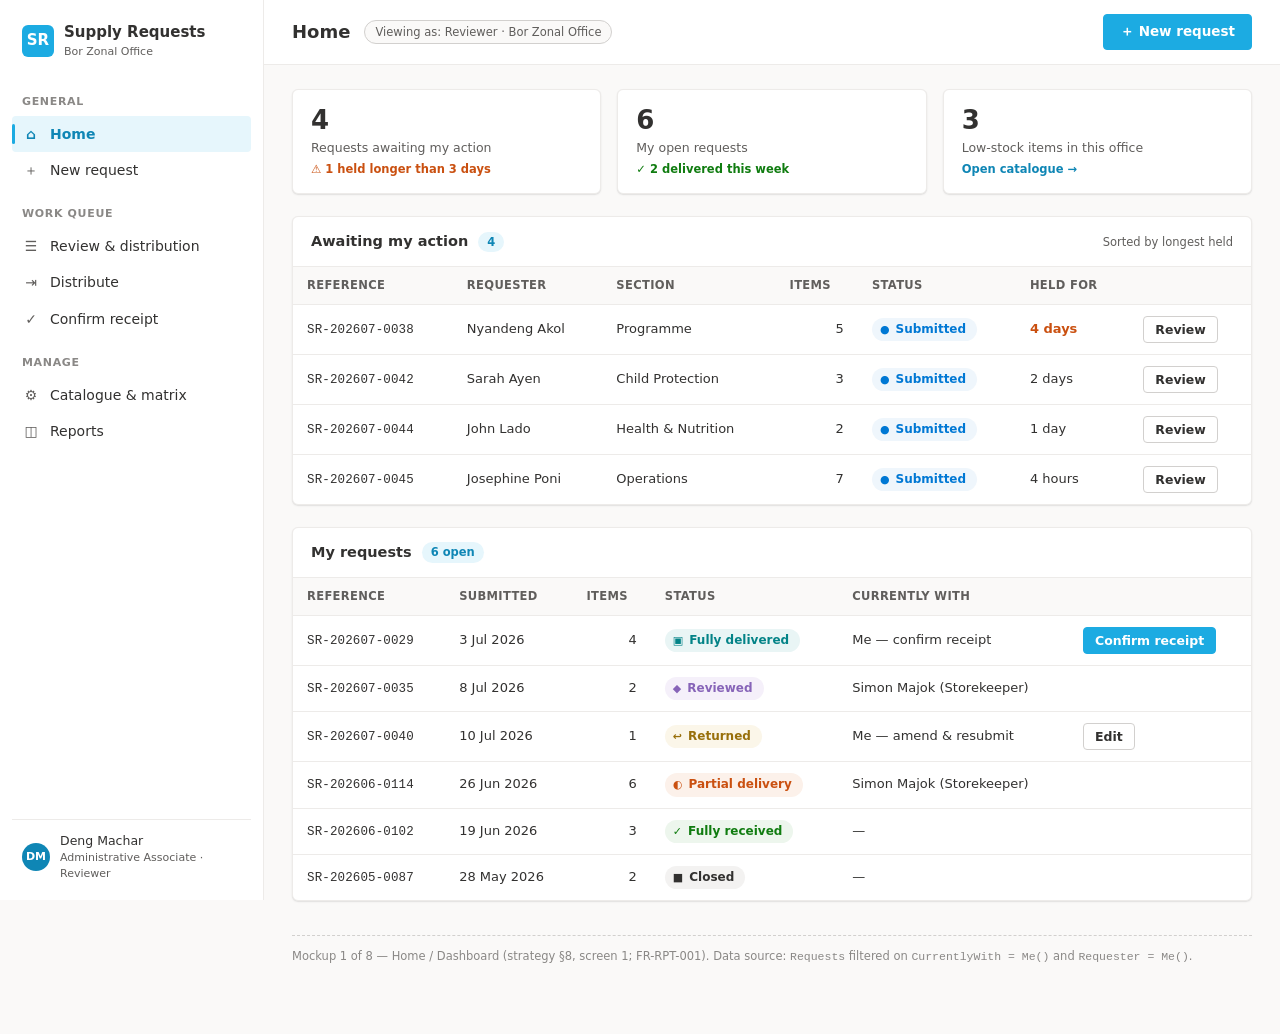
<file: index.html>
<!DOCTYPE html>
<html lang="en">
<head>
<meta charset="UTF-8">
<meta name="viewport" content="width=device-width, initial-scale=1">
<title>Home — Supply Requests</title>
<link rel="stylesheet" href="styles.css">
</head>
<body>
<div class="shell">

  <aside class="nav" aria-label="Main navigation">
    <div class="brand">
      <div class="brand-mark" aria-hidden="true">SR</div>
      <div class="brand-name">Supply Requests<small>Bor Zonal Office</small></div>
    </div>
    <div class="nav-group">
      <div class="nav-label">General</div>
      <a class="item" href="index.html" aria-current="page"><span class="glyph">⌂</span> Home</a>
      <a class="item" href="new-request.html"><span class="glyph">＋</span> New request</a>
    </div>
    <div class="nav-group">
      <div class="nav-label">Work queue</div>
      <a class="item" href="review.html"><span class="glyph">☰</span> Review &amp; distribution</a>
      <a class="item" href="distribute.html"><span class="glyph">⇥</span> Distribute</a>
      <a class="item" href="receipt.html"><span class="glyph">✓</span> Confirm receipt</a>
    </div>
    <div class="nav-group">
      <div class="nav-label">Manage</div>
      <a class="item" href="admin.html"><span class="glyph">⚙</span> Catalogue &amp; matrix</a>
      <a class="item" href="reports.html"><span class="glyph">◫</span> Reports</a>
    </div>
    <div class="nav-user">
      <div class="avatar" aria-hidden="true">DM</div>
      <div class="who">Deng Machar<small>Administrative Associate · Reviewer</small></div>
    </div>
  </aside>

  <main class="main">
    <div class="topbar">
      <h1>Home</h1>
      <span class="persona">Viewing as: Reviewer · Bor Zonal Office</span>
      <span class="spacer"></span>
      <a class="btn btn-primary" href="new-request.html">＋ New request</a>
    </div>

    <div class="content">

      <!-- Role tiles -->
      <div class="grid-3" style="margin-bottom:22px">
        <div class="card tile">
          <span class="t-num">4</span>
          <span class="t-cap">Requests awaiting my action</span>
          <span class="t-flag" style="color:var(--st-partial)">⚠ 1 held longer than 3 days</span>
        </div>
        <div class="card tile">
          <span class="t-num">6</span>
          <span class="t-cap">My open requests</span>
          <span class="t-flag" style="color:var(--st-received)">✓ 2 delivered this week</span>
        </div>
        <div class="card tile">
          <span class="t-num">3</span>
          <span class="t-cap">Low-stock items in this office</span>
          <span class="t-flag"><a href="admin.html">Open catalogue →</a></span>
        </div>
      </div>

      <!-- Awaiting my action -->
      <section class="card" style="margin-bottom:22px">
        <div class="card-head">
          <h2>Awaiting my action</h2>
          <span class="count">4</span>
          <span class="spacer" style="flex:1"></span>
          <span style="font-size:11.5px;color:var(--ink-2)">Sorted by longest held</span>
        </div>
        <div class="card-body flush" style="overflow-x:auto">
          <table class="table">
            <thead>
              <tr>
                <th>Reference</th><th>Requester</th><th>Section</th><th>Items</th>
                <th>Status</th><th>Held for</th><th></th>
              </tr>
            </thead>
            <tbody>
              <tr class="row-link">
                <td><a class="ref" href="request-detail.html">SR-202607-0038</a></td>
                <td>Nyandeng Akol</td><td>Programme</td><td class="num">5</td>
                <td><span class="badge b-submitted"><span class="i">●</span> Submitted</span></td>
                <td style="color:var(--st-partial);font-weight:600">4 days</td>
                <td><a class="btn btn-sm" href="review.html">Review</a></td>
              </tr>
              <tr class="row-link">
                <td><a class="ref" href="request-detail.html">SR-202607-0042</a></td>
                <td>Sarah Ayen</td><td>Child Protection</td><td class="num">3</td>
                <td><span class="badge b-submitted"><span class="i">●</span> Submitted</span></td>
                <td>2 days</td>
                <td><a class="btn btn-sm" href="review.html">Review</a></td>
              </tr>
              <tr class="row-link">
                <td><a class="ref" href="request-detail.html">SR-202607-0044</a></td>
                <td>John Lado</td><td>Health &amp; Nutrition</td><td class="num">2</td>
                <td><span class="badge b-submitted"><span class="i">●</span> Submitted</span></td>
                <td>1 day</td>
                <td><a class="btn btn-sm" href="review.html">Review</a></td>
              </tr>
              <tr class="row-link">
                <td><a class="ref" href="request-detail.html">SR-202607-0045</a></td>
                <td>Josephine Poni</td><td>Operations</td><td class="num">7</td>
                <td><span class="badge b-submitted"><span class="i">●</span> Submitted</span></td>
                <td>4 hours</td>
                <td><a class="btn btn-sm" href="review.html">Review</a></td>
              </tr>
            </tbody>
          </table>
        </div>
      </section>

      <!-- My requests -->
      <section class="card">
        <div class="card-head">
          <h2>My requests</h2>
          <span class="count">6 open</span>
        </div>
        <div class="card-body flush" style="overflow-x:auto">
          <table class="table">
            <thead>
              <tr>
                <th>Reference</th><th>Submitted</th><th>Items</th>
                <th>Status</th><th>Currently with</th><th></th>
              </tr>
            </thead>
            <tbody>
              <tr class="row-link">
                <td><a class="ref" href="request-detail.html">SR-202607-0029</a></td>
                <td>3 Jul 2026</td><td class="num">4</td>
                <td><span class="badge b-delivered"><span class="i">▣</span> Fully delivered</span></td>
                <td>Me — confirm receipt</td>
                <td><a class="btn btn-sm btn-primary" href="receipt.html">Confirm receipt</a></td>
              </tr>
              <tr class="row-link">
                <td><a class="ref" href="request-detail.html">SR-202607-0035</a></td>
                <td>8 Jul 2026</td><td class="num">2</td>
                <td><span class="badge b-reviewed"><span class="i">◆</span> Reviewed</span></td>
                <td>Simon Majok (Storekeeper)</td>
                <td></td>
              </tr>
              <tr class="row-link">
                <td><a class="ref" href="request-detail.html">SR-202607-0040</a></td>
                <td>10 Jul 2026</td><td class="num">1</td>
                <td><span class="badge b-returned"><span class="i">↩</span> Returned</span></td>
                <td>Me — amend &amp; resubmit</td>
                <td><a class="btn btn-sm" href="new-request.html">Edit</a></td>
              </tr>
              <tr class="row-link">
                <td><a class="ref" href="request-detail.html">SR-202606-0114</a></td>
                <td>26 Jun 2026</td><td class="num">6</td>
                <td><span class="badge b-partial"><span class="i">◐</span> Partial delivery</span></td>
                <td>Simon Majok (Storekeeper)</td>
                <td></td>
              </tr>
              <tr class="row-link">
                <td><a class="ref" href="request-detail.html">SR-202606-0102</a></td>
                <td>19 Jun 2026</td><td class="num">3</td>
                <td><span class="badge b-received"><span class="i">✓</span> Fully received</span></td>
                <td>—</td>
                <td></td>
              </tr>
              <tr class="row-link">
                <td><a class="ref" href="request-detail.html">SR-202605-0087</a></td>
                <td>28 May 2026</td><td class="num">2</td>
                <td><span class="badge b-closed"><span class="i">■</span> Closed</span></td>
                <td>—</td>
                <td></td>
              </tr>
            </tbody>
          </table>
        </div>
      </section>

      <p class="mock-note">
        Mockup 1 of 8 — Home / Dashboard (strategy §8, screen 1; FR-RPT-001).
        Data source: <span class="k">Requests</span> filtered on <span class="k">CurrentlyWith = Me()</span> and <span class="k">Requester = Me()</span>.
      </p>
    </div>
  </main>
</div>
</body>
</html>
</file>
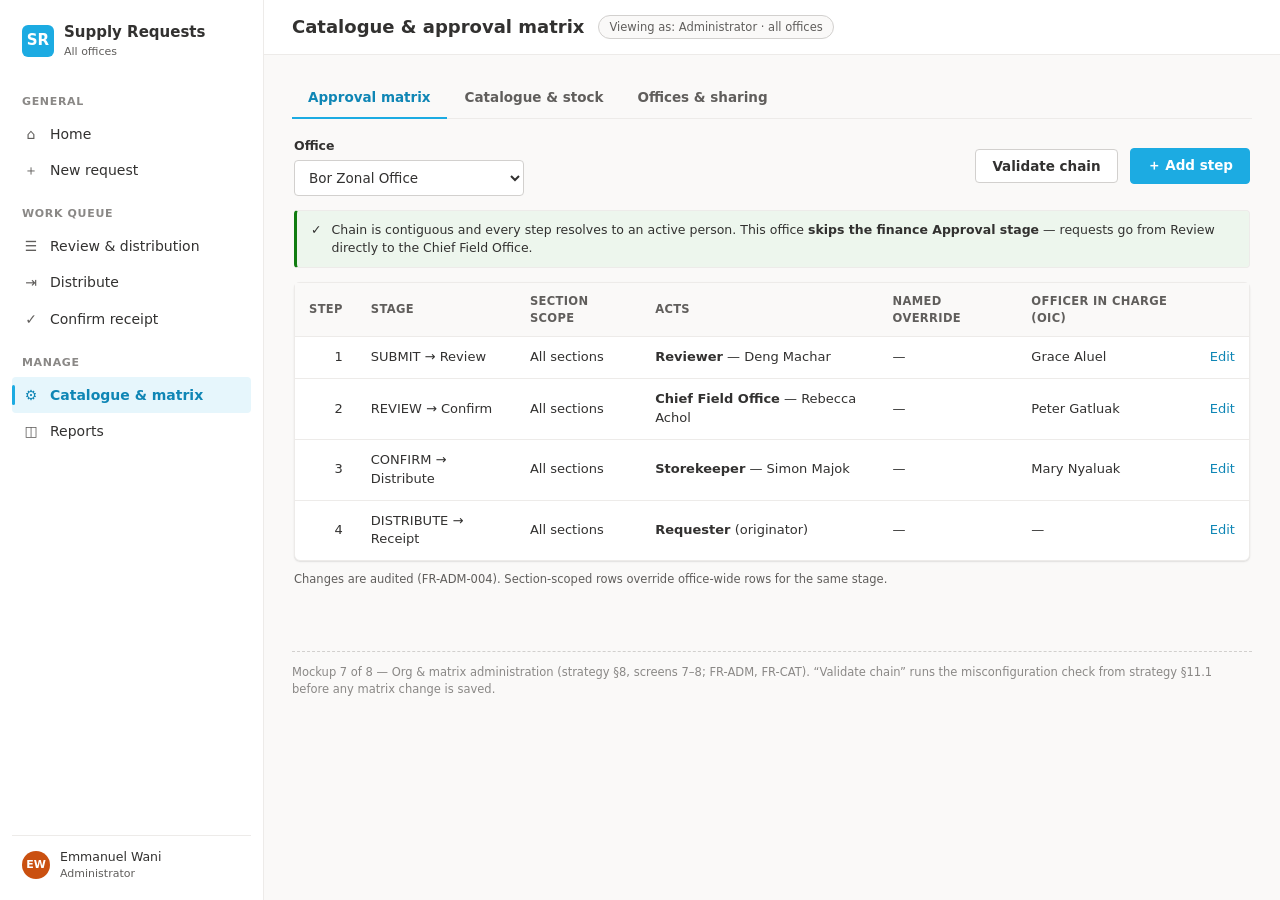
<file: admin.html>
<!DOCTYPE html>
<html lang="en">
<head>
<meta charset="UTF-8">
<meta name="viewport" content="width=device-width, initial-scale=1">
<title>Catalogue &amp; matrix — Supply Requests</title>
<link rel="stylesheet" href="styles.css">
</head>
<body>
<div class="shell">

  <aside class="nav" aria-label="Main navigation">
    <div class="brand">
      <div class="brand-mark" aria-hidden="true">SR</div>
      <div class="brand-name">Supply Requests<small>All offices</small></div>
    </div>
    <div class="nav-group">
      <div class="nav-label">General</div>
      <a class="item" href="index.html"><span class="glyph">⌂</span> Home</a>
      <a class="item" href="new-request.html"><span class="glyph">＋</span> New request</a>
    </div>
    <div class="nav-group">
      <div class="nav-label">Work queue</div>
      <a class="item" href="review.html"><span class="glyph">☰</span> Review &amp; distribution</a>
      <a class="item" href="distribute.html"><span class="glyph">⇥</span> Distribute</a>
      <a class="item" href="receipt.html"><span class="glyph">✓</span> Confirm receipt</a>
    </div>
    <div class="nav-group">
      <div class="nav-label">Manage</div>
      <a class="item" href="admin.html" aria-current="page"><span class="glyph">⚙</span> Catalogue &amp; matrix</a>
      <a class="item" href="reports.html"><span class="glyph">◫</span> Reports</a>
    </div>
    <div class="nav-user">
      <div class="avatar alt3" aria-hidden="true">EW</div>
      <div class="who">Emmanuel Wani<small>Administrator</small></div>
    </div>
  </aside>

  <main class="main">
    <div class="topbar">
      <h1>Catalogue &amp; approval matrix</h1>
      <span class="persona">Viewing as: Administrator · all offices</span>
      <span class="spacer"></span>
    </div>

    <div class="content">

      <div class="tabs" style="margin-top:0">
        <input type="radio" name="tabs" id="tab-1" checked>
        <input type="radio" name="tabs" id="tab-2">
        <input type="radio" name="tabs" id="tab-3">
        <div class="tab-list" role="tablist">
          <label for="tab-1">Approval matrix</label>
          <label for="tab-2">Catalogue &amp; stock</label>
          <label for="tab-3">Offices &amp; sharing</label>
        </div>

        <!-- Approval matrix -->
        <div class="tab-panel panel-1">
          <div style="display:flex;gap:12px;align-items:center;margin-bottom:14px;flex-wrap:wrap">
            <div class="field" style="margin:0;min-width:230px">
              <label for="mx-office">Office</label>
              <select id="mx-office" class="select">
                <option>Bor Zonal Office</option>
                <option>Juba Country Office</option>
                <option>Malakal Zonal Office</option>
                <option>Bentiu Zonal Office</option>
                <option>Wau Zonal Office</option>
              </select>
            </div>
            <span class="spacer" style="flex:1"></span>
            <button class="btn">Validate chain</button>
            <button class="btn btn-primary">＋ Add step</button>
          </div>

          <div class="callout good">
            <span aria-hidden="true">✓</span>
            <span>Chain is contiguous and every step resolves to an active person. This office <strong>skips the finance
            Approval stage</strong> — requests go from Review directly to the Chief Field Office.</span>
          </div>

          <section class="card">
            <div class="card-body flush" style="overflow-x:auto">
              <table class="table">
                <thead>
                  <tr>
                    <th>Step</th><th>Stage</th><th>Section scope</th><th>Acts</th>
                    <th>Named override</th><th>Officer in charge (OIC)</th><th></th>
                  </tr>
                </thead>
                <tbody>
                  <tr>
                    <td class="num">1</td><td>SUBMIT → Review</td><td>All sections</td>
                    <td><strong>Reviewer</strong> — Deng Machar</td><td>—</td><td>Grace Aluel</td>
                    <td><a href="#">Edit</a></td>
                  </tr>
                  <tr>
                    <td class="num">2</td><td>REVIEW → Confirm</td><td>All sections</td>
                    <td><strong>Chief Field Office</strong> — Rebecca Achol</td><td>—</td><td>Peter Gatluak</td>
                    <td><a href="#">Edit</a></td>
                  </tr>
                  <tr>
                    <td class="num">3</td><td>CONFIRM → Distribute</td><td>All sections</td>
                    <td><strong>Storekeeper</strong> — Simon Majok</td><td>—</td><td>Mary Nyaluak</td>
                    <td><a href="#">Edit</a></td>
                  </tr>
                  <tr>
                    <td class="num">4</td><td>DISTRIBUTE → Receipt</td><td>All sections</td>
                    <td><strong>Requester</strong> (originator)</td><td>—</td><td>—</td>
                    <td><a href="#">Edit</a></td>
                  </tr>
                </tbody>
              </table>
            </div>
          </section>
          <p style="font-size:11.5px;color:var(--ink-2);margin-top:10px">
            Changes are audited (FR-ADM-004). Section-scoped rows override office-wide rows for the same stage.
          </p>
        </div>

        <!-- Catalogue -->
        <div class="tab-panel panel-2">
          <div style="display:flex;gap:12px;align-items:center;margin-bottom:14px;flex-wrap:wrap">
            <div class="field" style="margin:0;min-width:230px">
              <label for="cat-office">Office</label>
              <select id="cat-office" class="select"><option>Bor Zonal Office</option></select>
            </div>
            <span class="spacer" style="flex:1"></span>
            <button class="btn">Adjust stock</button>
            <button class="btn btn-primary">＋ Add catalogue item</button>
          </div>

          <section class="card">
            <div class="card-body flush" style="overflow-x:auto">
              <table class="table">
                <thead>
                  <tr>
                    <th>Item</th><th class="num">In stock</th><th class="num">Low-stock threshold</th>
                    <th>Status</th><th>Added by</th><th></th>
                  </tr>
                </thead>
                <tbody>
                  <tr>
                    <td>A4 photocopy paper (ream)</td><td class="num">64</td><td class="num">25</td>
                    <td><span class="badge b-received"><span class="i">✓</span> Active</span></td>
                    <td>Emmanuel Wani</td><td><a href="#">Edit</a></td>
                  </tr>
                  <tr>
                    <td>Whiteboard markers (box of 10)</td><td class="num">2</td><td class="num">5</td>
                    <td><span class="badge b-returned"><span class="i">⚠</span> Low stock</span></td>
                    <td>Emmanuel Wani</td><td><a href="#">Edit</a></td>
                  </tr>
                  <tr>
                    <td>Archive boxes (pack of 5)</td><td class="num">0</td><td class="num">4</td>
                    <td><span class="badge b-rejected"><span class="i">✕</span> Out of stock</span></td>
                    <td>Simon Majok</td><td><a href="#">Edit</a></td>
                  </tr>
                  <tr>
                    <td>Fax toner, Canon L100</td><td class="num">3</td><td class="num">—</td>
                    <td><span class="badge b-closed"><span class="i">■</span> Discontinued</span></td>
                    <td>Emmanuel Wani</td><td><a href="#">Edit</a></td>
                  </tr>
                </tbody>
              </table>
            </div>
          </section>
          <p style="font-size:11.5px;color:var(--ink-2);margin-top:10px">
            Stock figures change only through distributions and adjustments — every movement lands in the append-only
            stock ledger with a running balance (FR-STOCK-002/003).
          </p>
        </div>

        <!-- Offices & sharing -->
        <div class="tab-panel panel-3">
          <div class="grid-2">
            <section class="card">
              <div class="card-head"><h2>Offices</h2><span class="count">5</span></div>
              <div class="card-body flush">
                <table class="table">
                  <thead><tr><th>Office</th><th>Code</th><th>Type</th></tr></thead>
                  <tbody>
                    <tr><td>Juba Country Office</td><td class="ref">JCO</td><td>Headquarters</td></tr>
                    <tr><td>Bor Zonal Office</td><td class="ref">BOR</td><td>Zonal office</td></tr>
                    <tr><td>Malakal Zonal Office</td><td class="ref">MAL</td><td>Zonal office</td></tr>
                    <tr><td>Bentiu Zonal Office</td><td class="ref">BEN</td><td>Zonal office</td></tr>
                    <tr><td>Wau Zonal Office</td><td class="ref">WAU</td><td>Zonal office</td></tr>
                  </tbody>
                </table>
              </div>
            </section>
            <section class="card">
              <div class="card-head"><h2>Supply sharing</h2></div>
              <div class="card-body">
                <p style="margin:0 0 12px;font-size:12.5px;color:var(--ink-2)">
                  When a secondary office lacks stock, requests can be fulfilled from the primary office (FR-SHARE).
                </p>
                <table class="table">
                  <thead><tr><th>Primary (lends)</th><th>Secondary (borrows)</th></tr></thead>
                  <tbody>
                    <tr><td>Juba Country Office</td><td>Bor Zonal Office</td></tr>
                    <tr><td>Juba Country Office</td><td>Malakal Zonal Office</td></tr>
                    <tr><td>Juba Country Office</td><td>Bentiu Zonal Office</td></tr>
                    <tr><td>Juba Country Office</td><td>Wau Zonal Office</td></tr>
                  </tbody>
                </table>
                <button class="btn btn-sm" style="margin-top:12px">＋ Add sharing link</button>
              </div>
            </section>
          </div>
        </div>
      </div>

      <p class="mock-note">
        Mockup 7 of 8 — Org &amp; matrix administration (strategy §8, screens 7–8; FR-ADM, FR-CAT).
        “Validate chain” runs the misconfiguration check from strategy §11.1 before any matrix change is saved.
      </p>
    </div>
  </main>
</div>
</body>
</html>
</file>
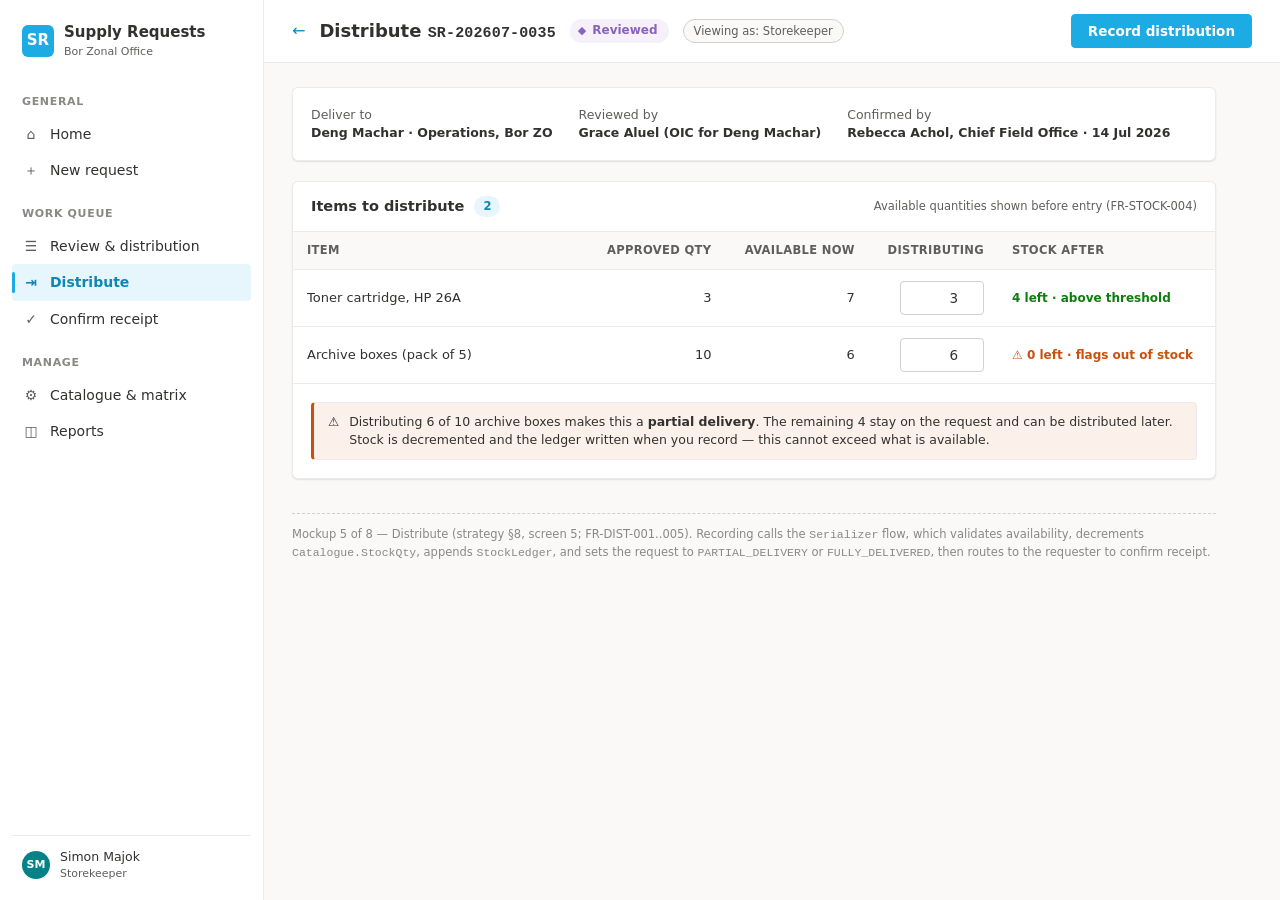
<file: distribute.html>
<!DOCTYPE html>
<html lang="en">
<head>
<meta charset="UTF-8">
<meta name="viewport" content="width=device-width, initial-scale=1">
<title>Distribute SR-202607-0035 — Supply Requests</title>
<link rel="stylesheet" href="styles.css">
</head>
<body>
<div class="shell">

  <aside class="nav" aria-label="Main navigation">
    <div class="brand">
      <div class="brand-mark" aria-hidden="true">SR</div>
      <div class="brand-name">Supply Requests<small>Bor Zonal Office</small></div>
    </div>
    <div class="nav-group">
      <div class="nav-label">General</div>
      <a class="item" href="index.html"><span class="glyph">⌂</span> Home</a>
      <a class="item" href="new-request.html"><span class="glyph">＋</span> New request</a>
    </div>
    <div class="nav-group">
      <div class="nav-label">Work queue</div>
      <a class="item" href="review.html"><span class="glyph">☰</span> Review &amp; distribution</a>
      <a class="item" href="distribute.html" aria-current="page"><span class="glyph">⇥</span> Distribute</a>
      <a class="item" href="receipt.html"><span class="glyph">✓</span> Confirm receipt</a>
    </div>
    <div class="nav-group">
      <div class="nav-label">Manage</div>
      <a class="item" href="admin.html"><span class="glyph">⚙</span> Catalogue &amp; matrix</a>
      <a class="item" href="reports.html"><span class="glyph">◫</span> Reports</a>
    </div>
    <div class="nav-user">
      <div class="avatar alt2" aria-hidden="true">SM</div>
      <div class="who">Simon Majok<small>Storekeeper</small></div>
    </div>
  </aside>

  <main class="main">
    <div class="topbar">
      <a href="index.html" aria-label="Back to home" style="font-size:16px">←</a>
      <h1>Distribute <span class="ref" style="font-size:15px">SR-202607-0035</span></h1>
      <span class="badge b-reviewed"><span class="i">◆</span> Reviewed</span>
      <span class="persona">Viewing as: Storekeeper</span>
      <span class="spacer"></span>
      <button class="btn btn-primary">Record distribution</button>
    </div>

    <div class="content" style="max-width:980px">

      <section class="card" style="margin-bottom:20px">
        <div class="card-body" style="display:flex;gap:26px;flex-wrap:wrap;font-size:12.5px;color:var(--ink-2)">
          <div>Deliver to<br><strong style="color:var(--ink)">Deng Machar · Operations, Bor ZO</strong></div>
          <div>Reviewed by<br><strong style="color:var(--ink)">Grace Aluel (OIC for Deng Machar)</strong></div>
          <div>Confirmed by<br><strong style="color:var(--ink)">Rebecca Achol, Chief Field Office · 14 Jul 2026</strong></div>
        </div>
      </section>

      <section class="card">
        <div class="card-head">
          <h2>Items to distribute</h2>
          <span class="count">2</span>
          <span class="spacer" style="flex:1"></span>
          <span style="font-size:11.5px;color:var(--ink-2)">Available quantities shown before entry (FR-STOCK-004)</span>
        </div>
        <div class="card-body flush" style="overflow-x:auto">
          <table class="table">
            <thead>
              <tr>
                <th style="width:32%">Item</th>
                <th class="num">Approved qty</th>
                <th class="num">Available now</th>
                <th class="num">Distributing</th>
                <th>Stock after</th>
              </tr>
            </thead>
            <tbody>
              <tr>
                <td>Toner cartridge, HP 26A</td>
                <td class="num">3</td>
                <td class="num">7</td>
                <td class="num"><input class="input qty" type="number" min="0" max="3" value="3" aria-label="Quantity distributing: toner"></td>
                <td><span class="stock-ok">4 left · above threshold</span></td>
              </tr>
              <tr>
                <td>Archive boxes (pack of 5)</td>
                <td class="num">10</td>
                <td class="num">6</td>
                <td class="num"><input class="input qty" type="number" min="0" max="6" value="6" aria-label="Quantity distributing: archive boxes"></td>
                <td><span class="stock-low">⚠ 0 left · flags out of stock</span></td>
              </tr>
            </tbody>
          </table>
        </div>
        <div class="card-body" style="border-top:1px solid var(--line)">
          <div class="callout warn" style="margin:0">
            <span aria-hidden="true">⚠</span>
            <span>Distributing 6 of 10 archive boxes makes this a <strong>partial delivery</strong>. The remaining 4 stay on the
            request and can be distributed later. Stock is decremented and the ledger written when you record — this cannot exceed
            what is available.</span>
          </div>
        </div>
      </section>

      <p class="mock-note">
        Mockup 5 of 8 — Distribute (strategy §8, screen 5; FR-DIST-001..005). Recording calls the
        <span class="k">Serializer</span> flow, which validates availability, decrements <span class="k">Catalogue.StockQty</span>,
        appends <span class="k">StockLedger</span>, and sets the request to <span class="k">PARTIAL_DELIVERY</span> or
        <span class="k">FULLY_DELIVERED</span>, then routes to the requester to confirm receipt.
      </p>
    </div>
  </main>
</div>
</body>
</html>
</file>
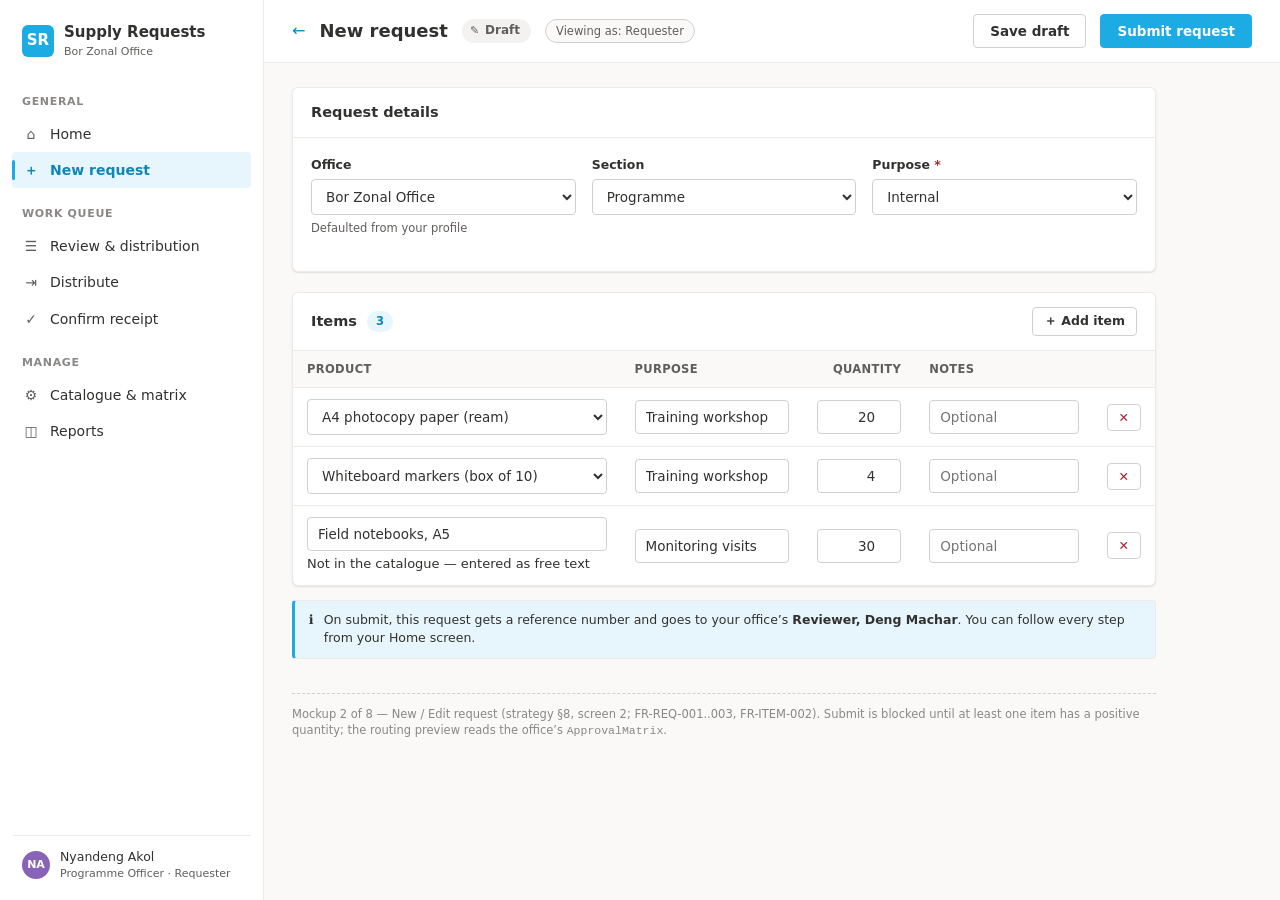
<file: new-request.html>
<!DOCTYPE html>
<html lang="en">
<head>
<meta charset="UTF-8">
<meta name="viewport" content="width=device-width, initial-scale=1">
<title>New request — Supply Requests</title>
<link rel="stylesheet" href="styles.css">
</head>
<body>
<div class="shell">

  <aside class="nav" aria-label="Main navigation">
    <div class="brand">
      <div class="brand-mark" aria-hidden="true">SR</div>
      <div class="brand-name">Supply Requests<small>Bor Zonal Office</small></div>
    </div>
    <div class="nav-group">
      <div class="nav-label">General</div>
      <a class="item" href="index.html"><span class="glyph">⌂</span> Home</a>
      <a class="item" href="new-request.html" aria-current="page"><span class="glyph">＋</span> New request</a>
    </div>
    <div class="nav-group">
      <div class="nav-label">Work queue</div>
      <a class="item" href="review.html"><span class="glyph">☰</span> Review &amp; distribution</a>
      <a class="item" href="distribute.html"><span class="glyph">⇥</span> Distribute</a>
      <a class="item" href="receipt.html"><span class="glyph">✓</span> Confirm receipt</a>
    </div>
    <div class="nav-group">
      <div class="nav-label">Manage</div>
      <a class="item" href="admin.html"><span class="glyph">⚙</span> Catalogue &amp; matrix</a>
      <a class="item" href="reports.html"><span class="glyph">◫</span> Reports</a>
    </div>
    <div class="nav-user">
      <div class="avatar alt" aria-hidden="true">NA</div>
      <div class="who">Nyandeng Akol<small>Programme Officer · Requester</small></div>
    </div>
  </aside>

  <main class="main">
    <div class="topbar">
      <a href="index.html" aria-label="Back to home" style="font-size:16px">←</a>
      <h1>New request</h1>
      <span class="badge b-draft"><span class="i">✎</span> Draft</span>
      <span class="persona">Viewing as: Requester</span>
      <span class="spacer"></span>
      <button class="btn">Save draft</button>
      <button class="btn btn-primary">Submit request</button>
    </div>

    <div class="content" style="max-width:920px">

      <section class="card" style="margin-bottom:20px">
        <div class="card-head"><h2>Request details</h2></div>
        <div class="card-body">
          <div class="grid-3">
            <div class="field">
              <label for="office">Office</label>
              <select id="office" class="select">
                <option>Bor Zonal Office</option>
                <option>Juba Country Office</option>
                <option>Malakal Zonal Office</option>
                <option>Bentiu Zonal Office</option>
                <option>Wau Zonal Office</option>
              </select>
              <span class="hint">Defaulted from your profile</span>
            </div>
            <div class="field">
              <label for="section">Section</label>
              <select id="section" class="select">
                <option>Programme</option>
                <option>Child Protection</option>
                <option>Health &amp; Nutrition</option>
                <option>Operations</option>
                <option>Supply &amp; Logistics</option>
              </select>
            </div>
            <div class="field">
              <label for="purpose">Purpose <span class="req" aria-hidden="true">*</span></label>
              <select id="purpose" class="select">
                <option>Internal</option>
                <option>External</option>
              </select>
            </div>
          </div>
        </div>
      </section>

      <section class="card">
        <div class="card-head">
          <h2>Items</h2>
          <span class="count">3</span>
          <span class="spacer" style="flex:1"></span>
          <button class="btn btn-sm">＋ Add item</button>
        </div>
        <div class="card-body flush" style="overflow-x:auto">
          <table class="table">
            <thead>
              <tr>
                <th style="width:38%">Product</th><th>Purpose</th>
                <th class="num">Quantity</th><th>Notes</th><th></th>
              </tr>
            </thead>
            <tbody>
              <tr>
                <td>
                  <select class="select" aria-label="Product for item 1">
                    <option>A4 photocopy paper (ream)</option>
                    <option>Whiteboard markers (box of 10)</option>
                    <option>Flipchart pads</option>
                    <option>Other (type it in)…</option>
                  </select>
                </td>
                <td><input class="input" value="Training workshop" aria-label="Purpose for item 1"></td>
                <td class="num"><input class="input qty" type="number" min="1" value="20" aria-label="Quantity for item 1"></td>
                <td><input class="input" placeholder="Optional" aria-label="Notes for item 1"></td>
                <td><button class="btn btn-sm btn-danger-quiet" aria-label="Remove item 1">✕</button></td>
              </tr>
              <tr>
                <td>
                  <select class="select" aria-label="Product for item 2">
                    <option>Whiteboard markers (box of 10)</option>
                    <option>A4 photocopy paper (ream)</option>
                    <option>Other (type it in)…</option>
                  </select>
                </td>
                <td><input class="input" value="Training workshop" aria-label="Purpose for item 2"></td>
                <td class="num"><input class="input qty" type="number" min="1" value="4" aria-label="Quantity for item 2"></td>
                <td><input class="input" placeholder="Optional" aria-label="Notes for item 2"></td>
                <td><button class="btn btn-sm btn-danger-quiet" aria-label="Remove item 2">✕</button></td>
              </tr>
              <tr>
                <td>
                  <input class="input" value="Field notebooks, A5" aria-label="Product for item 3 (free text)">
                  <span class="hint" style="display:block;margin-top:4px">Not in the catalogue — entered as free text</span>
                </td>
                <td><input class="input" value="Monitoring visits" aria-label="Purpose for item 3"></td>
                <td class="num"><input class="input qty" type="number" min="1" value="30" aria-label="Quantity for item 3"></td>
                <td><input class="input" placeholder="Optional" aria-label="Notes for item 3"></td>
                <td><button class="btn btn-sm btn-danger-quiet" aria-label="Remove item 3">✕</button></td>
              </tr>
            </tbody>
          </table>
        </div>
      </section>

      <div class="callout">
        <span aria-hidden="true">ℹ</span>
        <span>On submit, this request gets a reference number and goes to your office’s <strong>Reviewer, Deng Machar</strong>.
        You can follow every step from your Home screen.</span>
      </div>

      <p class="mock-note">
        Mockup 2 of 8 — New / Edit request (strategy §8, screen 2; FR-REQ-001..003, FR-ITEM-002).
        Submit is blocked until at least one item has a positive quantity; the routing preview reads the office’s
        <span class="k">ApprovalMatrix</span>.
      </p>
    </div>
  </main>
</div>
</body>
</html>
</file>
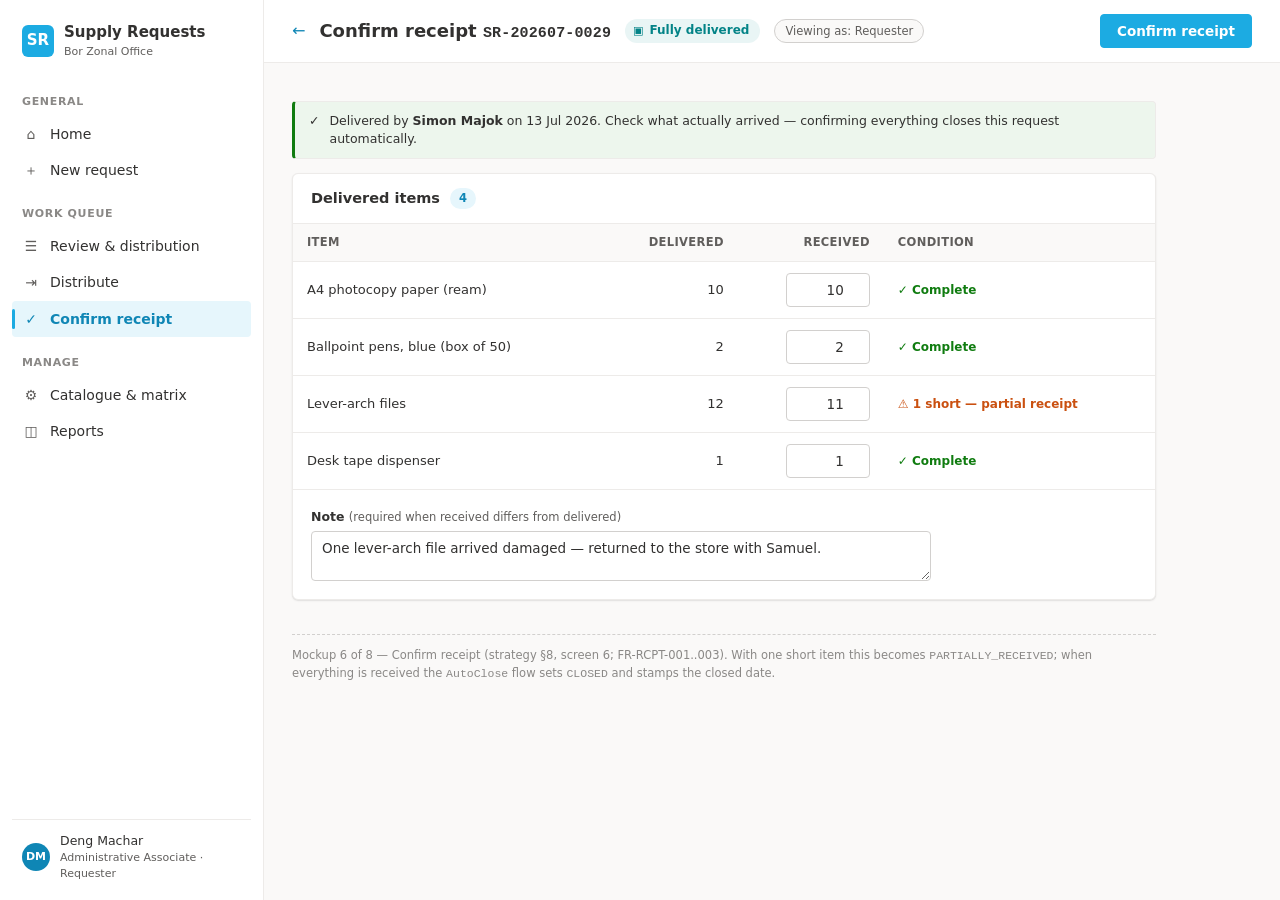
<file: receipt.html>
<!DOCTYPE html>
<html lang="en">
<head>
<meta charset="UTF-8">
<meta name="viewport" content="width=device-width, initial-scale=1">
<title>Confirm receipt SR-202607-0029 — Supply Requests</title>
<link rel="stylesheet" href="styles.css">
</head>
<body>
<div class="shell">

  <aside class="nav" aria-label="Main navigation">
    <div class="brand">
      <div class="brand-mark" aria-hidden="true">SR</div>
      <div class="brand-name">Supply Requests<small>Bor Zonal Office</small></div>
    </div>
    <div class="nav-group">
      <div class="nav-label">General</div>
      <a class="item" href="index.html"><span class="glyph">⌂</span> Home</a>
      <a class="item" href="new-request.html"><span class="glyph">＋</span> New request</a>
    </div>
    <div class="nav-group">
      <div class="nav-label">Work queue</div>
      <a class="item" href="review.html"><span class="glyph">☰</span> Review &amp; distribution</a>
      <a class="item" href="distribute.html"><span class="glyph">⇥</span> Distribute</a>
      <a class="item" href="receipt.html" aria-current="page"><span class="glyph">✓</span> Confirm receipt</a>
    </div>
    <div class="nav-group">
      <div class="nav-label">Manage</div>
      <a class="item" href="admin.html"><span class="glyph">⚙</span> Catalogue &amp; matrix</a>
      <a class="item" href="reports.html"><span class="glyph">◫</span> Reports</a>
    </div>
    <div class="nav-user">
      <div class="avatar" aria-hidden="true">DM</div>
      <div class="who">Deng Machar<small>Administrative Associate · Requester</small></div>
    </div>
  </aside>

  <main class="main">
    <div class="topbar">
      <a href="index.html" aria-label="Back to home" style="font-size:16px">←</a>
      <h1>Confirm receipt <span class="ref" style="font-size:15px">SR-202607-0029</span></h1>
      <span class="badge b-delivered"><span class="i">▣</span> Fully delivered</span>
      <span class="persona">Viewing as: Requester</span>
      <span class="spacer"></span>
      <button class="btn btn-primary">Confirm receipt</button>
    </div>

    <div class="content" style="max-width:920px">

      <div class="callout good">
        <span aria-hidden="true">✓</span>
        <span>Delivered by <strong>Simon Majok</strong> on 13 Jul 2026. Check what actually arrived — confirming everything
        closes this request automatically.</span>
      </div>

      <section class="card">
        <div class="card-head"><h2>Delivered items</h2><span class="count">4</span></div>
        <div class="card-body flush" style="overflow-x:auto">
          <table class="table">
            <thead>
              <tr>
                <th style="width:36%">Item</th>
                <th class="num">Delivered</th>
                <th class="num">Received</th>
                <th>Condition</th>
              </tr>
            </thead>
            <tbody>
              <tr>
                <td>A4 photocopy paper (ream)</td>
                <td class="num">10</td>
                <td class="num"><input class="input qty" type="number" min="0" max="10" value="10" aria-label="Quantity received: A4 paper"></td>
                <td><span class="stock-ok">✓ Complete</span></td>
              </tr>
              <tr>
                <td>Ballpoint pens, blue (box of 50)</td>
                <td class="num">2</td>
                <td class="num"><input class="input qty" type="number" min="0" max="2" value="2" aria-label="Quantity received: pens"></td>
                <td><span class="stock-ok">✓ Complete</span></td>
              </tr>
              <tr>
                <td>Lever-arch files</td>
                <td class="num">12</td>
                <td class="num"><input class="input qty" type="number" min="0" max="12" value="11" aria-label="Quantity received: files"></td>
                <td><span class="stock-low">⚠ 1 short — partial receipt</span></td>
              </tr>
              <tr>
                <td>Desk tape dispenser</td>
                <td class="num">1</td>
                <td class="num"><input class="input qty" type="number" min="0" max="1" value="1" aria-label="Quantity received: tape dispenser"></td>
                <td><span class="stock-ok">✓ Complete</span></td>
              </tr>
            </tbody>
          </table>
        </div>
        <div class="card-body" style="border-top:1px solid var(--line)">
          <div class="field" style="max-width:620px;margin-bottom:0">
            <label for="rcpt-note">Note <span class="hint">(required when received differs from delivered)</span></label>
            <textarea id="rcpt-note" class="input" rows="2">One lever-arch file arrived damaged — returned to the store with Samuel.</textarea>
          </div>
        </div>
      </section>

      <p class="mock-note">
        Mockup 6 of 8 — Confirm receipt (strategy §8, screen 6; FR-RCPT-001..003). With one short item this becomes
        <span class="k">PARTIALLY_RECEIVED</span>; when everything is received the <span class="k">AutoClose</span> flow
        sets <span class="k">CLOSED</span> and stamps the closed date.
      </p>
    </div>
  </main>
</div>
</body>
</html>
</file>
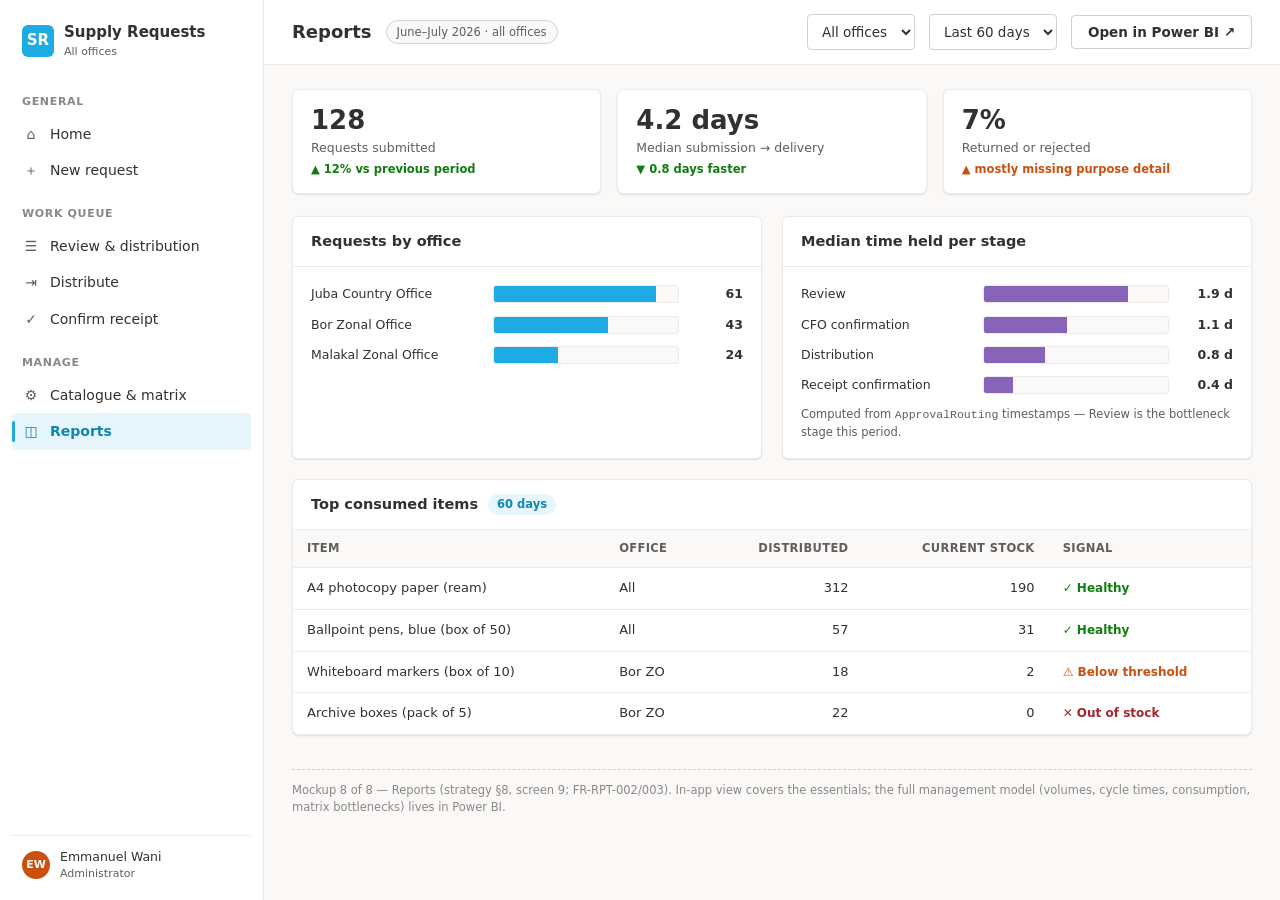
<file: reports.html>
<!DOCTYPE html>
<html lang="en">
<head>
<meta charset="UTF-8">
<meta name="viewport" content="width=device-width, initial-scale=1">
<title>Reports — Supply Requests</title>
<link rel="stylesheet" href="styles.css">
<style>
  /* Simple CSS bars for the mock analytics */
  .bar-row { display: grid; grid-template-columns: 170px 1fr 52px; gap: 12px; align-items: center; margin-bottom: 12px; font-size: 12.5px; }
  .bar-track { background: var(--canvas); border: 1px solid var(--line); border-radius: 3px; height: 18px; overflow: hidden; }
  .bar-fill { height: 100%; background: var(--brand); }
  .bar-fill.alt { background: #8764B8; }
  .bar-row .val { text-align: right; font-variant-numeric: tabular-nums; font-weight: 600; }
</style>
</head>
<body>
<div class="shell">

  <aside class="nav" aria-label="Main navigation">
    <div class="brand">
      <div class="brand-mark" aria-hidden="true">SR</div>
      <div class="brand-name">Supply Requests<small>All offices</small></div>
    </div>
    <div class="nav-group">
      <div class="nav-label">General</div>
      <a class="item" href="index.html"><span class="glyph">⌂</span> Home</a>
      <a class="item" href="new-request.html"><span class="glyph">＋</span> New request</a>
    </div>
    <div class="nav-group">
      <div class="nav-label">Work queue</div>
      <a class="item" href="review.html"><span class="glyph">☰</span> Review &amp; distribution</a>
      <a class="item" href="distribute.html"><span class="glyph">⇥</span> Distribute</a>
      <a class="item" href="receipt.html"><span class="glyph">✓</span> Confirm receipt</a>
    </div>
    <div class="nav-group">
      <div class="nav-label">Manage</div>
      <a class="item" href="admin.html"><span class="glyph">⚙</span> Catalogue &amp; matrix</a>
      <a class="item" href="reports.html" aria-current="page"><span class="glyph">◫</span> Reports</a>
    </div>
    <div class="nav-user">
      <div class="avatar alt3" aria-hidden="true">EW</div>
      <div class="who">Emmanuel Wani<small>Administrator</small></div>
    </div>
  </aside>

  <main class="main">
    <div class="topbar">
      <h1>Reports</h1>
      <span class="persona">June–July 2026 · all offices</span>
      <span class="spacer"></span>
      <select class="select" style="width:auto" aria-label="Office filter"><option>All offices</option><option>Bor ZO</option><option>Juba CO</option></select>
      <select class="select" style="width:auto" aria-label="Period filter"><option>Last 60 days</option><option>This quarter</option></select>
      <a class="btn" href="#">Open in Power BI ↗</a>
    </div>

    <div class="content">

      <div class="grid-3" style="margin-bottom:22px">
        <div class="card tile">
          <span class="t-num">128</span>
          <span class="t-cap">Requests submitted</span>
          <span class="t-flag" style="color:var(--st-received)">▲ 12% vs previous period</span>
        </div>
        <div class="card tile">
          <span class="t-num">4.2 days</span>
          <span class="t-cap">Median submission → delivery</span>
          <span class="t-flag" style="color:var(--st-received)">▼ 0.8 days faster</span>
        </div>
        <div class="card tile">
          <span class="t-num">7%</span>
          <span class="t-cap">Returned or rejected</span>
          <span class="t-flag" style="color:var(--st-partial)">▲ mostly missing purpose detail</span>
        </div>
      </div>

      <div class="grid-2">
        <section class="card">
          <div class="card-head"><h2>Requests by office</h2></div>
          <div class="card-body">
            <div class="bar-row"><span>Juba Country Office</span><div class="bar-track"><div class="bar-fill" style="width:88%"></div></div><span class="val">61</span></div>
            <div class="bar-row"><span>Bor Zonal Office</span><div class="bar-track"><div class="bar-fill" style="width:62%"></div></div><span class="val">43</span></div>
            <div class="bar-row"><span>Malakal Zonal Office</span><div class="bar-track"><div class="bar-fill" style="width:35%"></div></div><span class="val">24</span></div>
          </div>
        </section>

        <section class="card">
          <div class="card-head"><h2>Median time held per stage</h2></div>
          <div class="card-body">
            <div class="bar-row"><span>Review</span><div class="bar-track"><div class="bar-fill alt" style="width:78%"></div></div><span class="val">1.9 d</span></div>
            <div class="bar-row"><span>CFO confirmation</span><div class="bar-track"><div class="bar-fill alt" style="width:45%"></div></div><span class="val">1.1 d</span></div>
            <div class="bar-row"><span>Distribution</span><div class="bar-track"><div class="bar-fill alt" style="width:33%"></div></div><span class="val">0.8 d</span></div>
            <div class="bar-row"><span>Receipt confirmation</span><div class="bar-track"><div class="bar-fill alt" style="width:16%"></div></div><span class="val">0.4 d</span></div>
            <p style="font-size:11.5px;color:var(--ink-2);margin:8px 0 0">
              Computed from <span class="k" style="font-family:var(--mono)">ApprovalRouting</span> timestamps — Review is the bottleneck stage this period.
            </p>
          </div>
        </section>
      </div>

      <section class="card" style="margin-top:20px">
        <div class="card-head"><h2>Top consumed items</h2><span class="count">60 days</span></div>
        <div class="card-body flush" style="overflow-x:auto">
          <table class="table">
            <thead>
              <tr><th>Item</th><th>Office</th><th class="num">Distributed</th><th class="num">Current stock</th><th>Signal</th></tr>
            </thead>
            <tbody>
              <tr><td>A4 photocopy paper (ream)</td><td>All</td><td class="num">312</td><td class="num">190</td><td><span class="stock-ok">✓ Healthy</span></td></tr>
              <tr><td>Ballpoint pens, blue (box of 50)</td><td>All</td><td class="num">57</td><td class="num">31</td><td><span class="stock-ok">✓ Healthy</span></td></tr>
              <tr><td>Whiteboard markers (box of 10)</td><td>Bor ZO</td><td class="num">18</td><td class="num">2</td><td><span class="stock-low">⚠ Below threshold</span></td></tr>
              <tr><td>Archive boxes (pack of 5)</td><td>Bor ZO</td><td class="num">22</td><td class="num">0</td><td><span class="stock-out">✕ Out of stock</span></td></tr>
            </tbody>
          </table>
        </div>
      </section>

      <p class="mock-note">
        Mockup 8 of 8 — Reports (strategy §8, screen 9; FR-RPT-002/003). In-app view covers the essentials;
        the full management model (volumes, cycle times, consumption, matrix bottlenecks) lives in Power BI.
      </p>
    </div>
  </main>
</div>
</body>
</html>
</file>
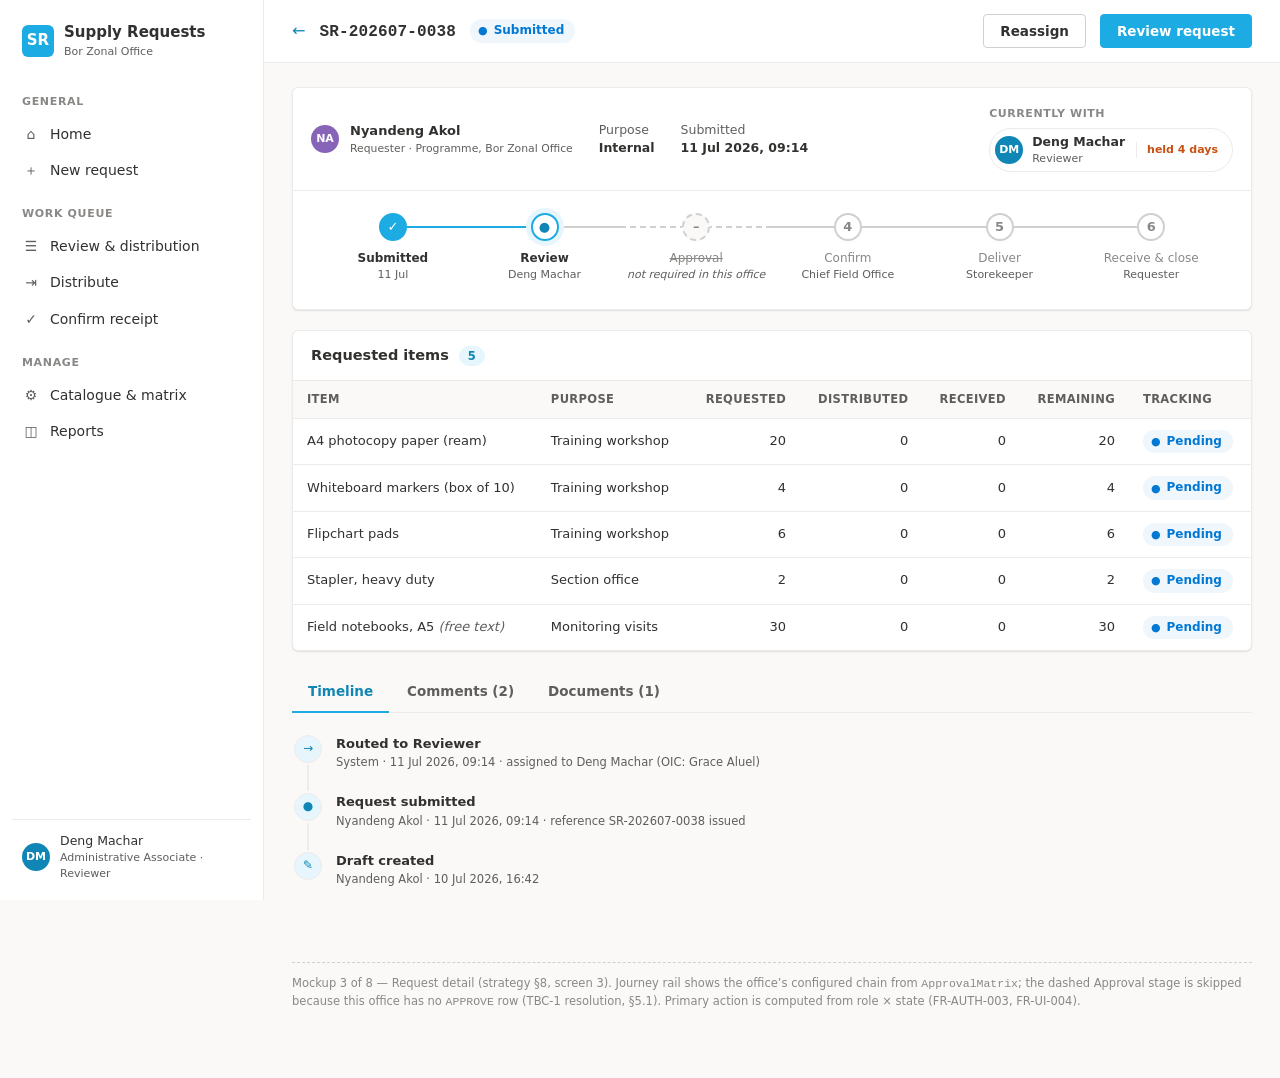
<file: request-detail.html>
<!DOCTYPE html>
<html lang="en">
<head>
<meta charset="UTF-8">
<meta name="viewport" content="width=device-width, initial-scale=1">
<title>SR-202607-0038 — Supply Requests</title>
<link rel="stylesheet" href="styles.css">
</head>
<body>
<div class="shell">

  <aside class="nav" aria-label="Main navigation">
    <div class="brand">
      <div class="brand-mark" aria-hidden="true">SR</div>
      <div class="brand-name">Supply Requests<small>Bor Zonal Office</small></div>
    </div>
    <div class="nav-group">
      <div class="nav-label">General</div>
      <a class="item" href="index.html"><span class="glyph">⌂</span> Home</a>
      <a class="item" href="new-request.html"><span class="glyph">＋</span> New request</a>
    </div>
    <div class="nav-group">
      <div class="nav-label">Work queue</div>
      <a class="item" href="review.html"><span class="glyph">☰</span> Review &amp; distribution</a>
      <a class="item" href="distribute.html"><span class="glyph">⇥</span> Distribute</a>
      <a class="item" href="receipt.html"><span class="glyph">✓</span> Confirm receipt</a>
    </div>
    <div class="nav-group">
      <div class="nav-label">Manage</div>
      <a class="item" href="admin.html"><span class="glyph">⚙</span> Catalogue &amp; matrix</a>
      <a class="item" href="reports.html"><span class="glyph">◫</span> Reports</a>
    </div>
    <div class="nav-user">
      <div class="avatar" aria-hidden="true">DM</div>
      <div class="who">Deng Machar<small>Administrative Associate · Reviewer</small></div>
    </div>
  </aside>

  <main class="main">
    <div class="topbar">
      <a href="index.html" aria-label="Back to home" style="font-size:16px">←</a>
      <h1><span class="ref" style="font-size:16px">SR-202607-0038</span></h1>
      <span class="badge b-submitted"><span class="i">●</span> Submitted</span>
      <span class="spacer"></span>
      <a class="btn" href="#" >Reassign</a>
      <a class="btn btn-primary" href="review.html">Review request</a>
    </div>

    <div class="content">

      <!-- Header card: who / where / currently-with -->
      <section class="card" style="margin-bottom:20px">
        <div class="card-body" style="display:flex;gap:26px;flex-wrap:wrap;align-items:center">
          <div style="display:flex;gap:11px;align-items:center">
            <div class="avatar alt" aria-hidden="true">NA</div>
            <div class="who" style="font-size:13px">
              <strong>Nyandeng Akol</strong>
              <small style="display:block;color:var(--ink-2)">Requester · Programme, Bor Zonal Office</small>
            </div>
          </div>
          <div style="font-size:12.5px;color:var(--ink-2)">
            Purpose<br><strong style="color:var(--ink)">Internal</strong>
          </div>
          <div style="font-size:12.5px;color:var(--ink-2)">
            Submitted<br><strong style="color:var(--ink)">11 Jul 2026, 09:14</strong>
          </div>
          <span class="spacer" style="flex:1"></span>
          <div>
            <div style="font-size:11px;font-weight:600;letter-spacing:.05em;text-transform:uppercase;color:var(--ink-3);margin-bottom:6px">Currently with</div>
            <span class="chip">
              <span class="avatar" aria-hidden="true">DM</span>
              <span class="who">Deng Machar<small>Reviewer</small></span>
              <span class="held">held 4 days</span>
            </span>
          </div>
        </div>

        <!-- Journey rail (signature element) -->
        <div style="border-top:1px solid var(--line);padding:0 18px 18px">
          <div class="journey">
            <div class="leg done">
              <div class="dot" aria-hidden="true">✓</div>
              <div class="lbl">Submitted</div>
              <div class="sub">11 Jul</div>
            </div>
            <div class="leg now">
              <div class="dot" aria-hidden="true">●</div>
              <div class="lbl">Review</div>
              <div class="sub">Deng Machar</div>
            </div>
            <div class="leg skip">
              <div class="dot" aria-hidden="true">–</div>
              <div class="lbl">Approval</div>
              <div class="sub">not required in this office</div>
            </div>
            <div class="leg todo">
              <div class="dot" aria-hidden="true">4</div>
              <div class="lbl">Confirm</div>
              <div class="sub">Chief Field Office</div>
            </div>
            <div class="leg todo">
              <div class="dot" aria-hidden="true">5</div>
              <div class="lbl">Deliver</div>
              <div class="sub">Storekeeper</div>
            </div>
            <div class="leg todo">
              <div class="dot" aria-hidden="true">6</div>
              <div class="lbl">Receive &amp; close</div>
              <div class="sub">Requester</div>
            </div>
          </div>
        </div>
      </section>

      <!-- Line items with quantity tracking -->
      <section class="card">
        <div class="card-head"><h2>Requested items</h2><span class="count">5</span></div>
        <div class="card-body flush" style="overflow-x:auto">
          <table class="table">
            <thead>
              <tr>
                <th>Item</th><th>Purpose</th>
                <th class="num">Requested</th><th class="num">Distributed</th>
                <th class="num">Received</th><th class="num">Remaining</th><th>Tracking</th>
              </tr>
            </thead>
            <tbody>
              <tr>
                <td>A4 photocopy paper (ream)</td><td>Training workshop</td>
                <td class="num">20</td><td class="num">0</td><td class="num">0</td><td class="num">20</td>
                <td><span class="badge b-submitted"><span class="i">●</span> Pending</span></td>
              </tr>
              <tr>
                <td>Whiteboard markers (box of 10)</td><td>Training workshop</td>
                <td class="num">4</td><td class="num">0</td><td class="num">0</td><td class="num">4</td>
                <td><span class="badge b-submitted"><span class="i">●</span> Pending</span></td>
              </tr>
              <tr>
                <td>Flipchart pads</td><td>Training workshop</td>
                <td class="num">6</td><td class="num">0</td><td class="num">0</td><td class="num">6</td>
                <td><span class="badge b-submitted"><span class="i">●</span> Pending</span></td>
              </tr>
              <tr>
                <td>Stapler, heavy duty</td><td>Section office</td>
                <td class="num">2</td><td class="num">0</td><td class="num">0</td><td class="num">2</td>
                <td><span class="badge b-submitted"><span class="i">●</span> Pending</span></td>
              </tr>
              <tr>
                <td>Field notebooks, A5 <em style="color:var(--ink-2)">(free text)</em></td><td>Monitoring visits</td>
                <td class="num">30</td><td class="num">0</td><td class="num">0</td><td class="num">30</td>
                <td><span class="badge b-submitted"><span class="i">●</span> Pending</span></td>
              </tr>
            </tbody>
          </table>
        </div>
      </section>

      <!-- Tabs: Timeline / Comments / Documents -->
      <div class="tabs">
        <input type="radio" name="tabs" id="tab-1" checked>
        <input type="radio" name="tabs" id="tab-2">
        <input type="radio" name="tabs" id="tab-3">
        <div class="tab-list" role="tablist">
          <label for="tab-1">Timeline</label>
          <label for="tab-2">Comments (2)</label>
          <label for="tab-3">Documents (1)</label>
        </div>

        <div class="tab-panel panel-1">
          <ul class="timeline">
            <li>
              <div class="t-dot" aria-hidden="true">→</div>
              <div class="t-body">
                <div class="t-title">Routed to Reviewer</div>
                <div class="t-meta">System · 11 Jul 2026, 09:14 · assigned to Deng Machar (OIC: Grace Aluel)</div>
              </div>
            </li>
            <li>
              <div class="t-dot" aria-hidden="true">●</div>
              <div class="t-body">
                <div class="t-title">Request submitted</div>
                <div class="t-meta">Nyandeng Akol · 11 Jul 2026, 09:14 · reference SR-202607-0038 issued</div>
              </div>
            </li>
            <li>
              <div class="t-dot" aria-hidden="true">✎</div>
              <div class="t-body">
                <div class="t-title">Draft created</div>
                <div class="t-meta">Nyandeng Akol · 10 Jul 2026, 16:42</div>
              </div>
            </li>
          </ul>
        </div>

        <div class="tab-panel panel-2">
          <ul class="timeline">
            <li>
              <div class="t-dot" aria-hidden="true">💬</div>
              <div class="t-body">
                <div class="t-title">Nyandeng Akol</div>
                <div class="t-meta">11 Jul 2026, 09:20</div>
                <div class="t-note">The workshop starts on 21 July — grateful if this can be reviewed this week.</div>
              </div>
            </li>
            <li>
              <div class="t-dot" aria-hidden="true">💬</div>
              <div class="t-body">
                <div class="t-title">Deng Machar</div>
                <div class="t-meta">12 Jul 2026, 11:03</div>
                <div class="t-note">Noted. Checking marker stock — we may substitute the box size.</div>
              </div>
            </li>
          </ul>
          <div class="field" style="max-width:560px">
            <label for="comment">Add a comment</label>
            <textarea id="comment" class="input" rows="2" placeholder="Visible to everyone on this request"></textarea>
          </div>
          <button class="btn">Post comment</button>
        </div>

        <div class="tab-panel panel-3">
          <table class="table" style="max-width:640px">
            <thead><tr><th>Document</th><th>Type</th><th>Added by</th><th></th></tr></thead>
            <tbody>
              <tr>
                <td>SR-202607-0038-request.pdf</td><td>Request PDF</td><td>System · 11 Jul 2026</td>
                <td><a href="#">Download</a></td>
              </tr>
            </tbody>
          </table>
          <button class="btn" style="margin-top:14px">Attach a file</button>
        </div>
      </div>

      <p class="mock-note">
        Mockup 3 of 8 — Request detail (strategy §8, screen 3). Journey rail shows the office’s configured chain from
        <span class="k">ApprovalMatrix</span>; the dashed Approval stage is skipped because this office has no
        <span class="k">APPROVE</span> row (TBC-1 resolution, §5.1). Primary action is computed from role × state (FR-AUTH-003, FR-UI-004).
      </p>
    </div>
  </main>
</div>
</body>
</html>
</file>
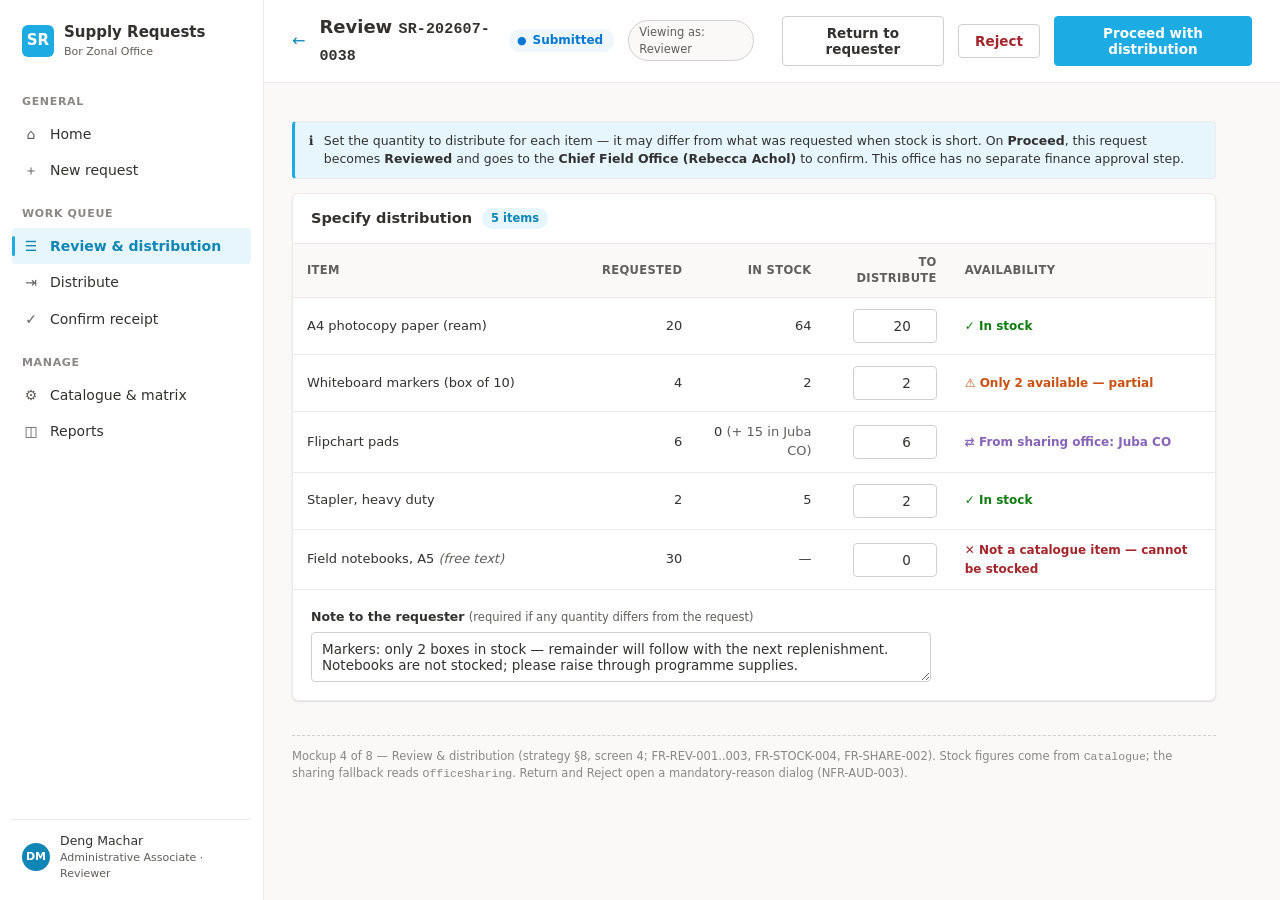
<file: review.html>
<!DOCTYPE html>
<html lang="en">
<head>
<meta charset="UTF-8">
<meta name="viewport" content="width=device-width, initial-scale=1">
<title>Review SR-202607-0038 — Supply Requests</title>
<link rel="stylesheet" href="styles.css">
</head>
<body>
<div class="shell">

  <aside class="nav" aria-label="Main navigation">
    <div class="brand">
      <div class="brand-mark" aria-hidden="true">SR</div>
      <div class="brand-name">Supply Requests<small>Bor Zonal Office</small></div>
    </div>
    <div class="nav-group">
      <div class="nav-label">General</div>
      <a class="item" href="index.html"><span class="glyph">⌂</span> Home</a>
      <a class="item" href="new-request.html"><span class="glyph">＋</span> New request</a>
    </div>
    <div class="nav-group">
      <div class="nav-label">Work queue</div>
      <a class="item" href="review.html" aria-current="page"><span class="glyph">☰</span> Review &amp; distribution</a>
      <a class="item" href="distribute.html"><span class="glyph">⇥</span> Distribute</a>
      <a class="item" href="receipt.html"><span class="glyph">✓</span> Confirm receipt</a>
    </div>
    <div class="nav-group">
      <div class="nav-label">Manage</div>
      <a class="item" href="admin.html"><span class="glyph">⚙</span> Catalogue &amp; matrix</a>
      <a class="item" href="reports.html"><span class="glyph">◫</span> Reports</a>
    </div>
    <div class="nav-user">
      <div class="avatar" aria-hidden="true">DM</div>
      <div class="who">Deng Machar<small>Administrative Associate · Reviewer</small></div>
    </div>
  </aside>

  <main class="main">
    <div class="topbar">
      <a href="request-detail.html" aria-label="Back to request" style="font-size:16px">←</a>
      <h1>Review <span class="ref" style="font-size:15px">SR-202607-0038</span></h1>
      <span class="badge b-submitted"><span class="i">●</span> Submitted</span>
      <span class="persona">Viewing as: Reviewer</span>
      <span class="spacer"></span>
      <button class="btn">Return to requester</button>
      <button class="btn btn-danger-quiet">Reject</button>
      <button class="btn btn-primary">Proceed with distribution</button>
    </div>

    <div class="content" style="max-width:980px">

      <div class="callout">
        <span aria-hidden="true">ℹ</span>
        <span>Set the quantity to distribute for each item — it may differ from what was requested when stock is short.
        On <strong>Proceed</strong>, this request becomes <strong>Reviewed</strong> and goes to the
        <strong>Chief Field Office (Rebecca Achol)</strong> to confirm. This office has no separate finance approval step.</span>
      </div>

      <section class="card">
        <div class="card-head">
          <h2>Specify distribution</h2>
          <span class="count">5 items</span>
        </div>
        <div class="card-body flush" style="overflow-x:auto">
          <table class="table">
            <thead>
              <tr>
                <th style="width:32%">Item</th>
                <th class="num">Requested</th>
                <th class="num">In stock</th>
                <th class="num">To distribute</th>
                <th>Availability</th>
              </tr>
            </thead>
            <tbody>
              <tr>
                <td>A4 photocopy paper (ream)</td>
                <td class="num">20</td>
                <td class="num">64</td>
                <td class="num"><input class="input qty" type="number" min="0" max="64" value="20" aria-label="Quantity to distribute: A4 paper"></td>
                <td><span class="stock-ok">✓ In stock</span></td>
              </tr>
              <tr>
                <td>Whiteboard markers (box of 10)</td>
                <td class="num">4</td>
                <td class="num">2</td>
                <td class="num"><input class="input qty" type="number" min="0" max="2" value="2" aria-label="Quantity to distribute: whiteboard markers"></td>
                <td><span class="stock-low">⚠ Only 2 available — partial</span></td>
              </tr>
              <tr>
                <td>Flipchart pads</td>
                <td class="num">6</td>
                <td class="num">0 <span style="color:var(--ink-2)">(+ 15 in Juba CO)</span></td>
                <td class="num"><input class="input qty" type="number" min="0" max="15" value="6" aria-label="Quantity to distribute: flipchart pads"></td>
                <td><span class="stock-lend">⇄ From sharing office: Juba CO</span></td>
              </tr>
              <tr>
                <td>Stapler, heavy duty</td>
                <td class="num">2</td>
                <td class="num">5</td>
                <td class="num"><input class="input qty" type="number" min="0" max="5" value="2" aria-label="Quantity to distribute: stapler"></td>
                <td><span class="stock-ok">✓ In stock</span></td>
              </tr>
              <tr>
                <td>Field notebooks, A5 <em style="color:var(--ink-2)">(free text)</em></td>
                <td class="num">30</td>
                <td class="num">—</td>
                <td class="num"><input class="input qty" type="number" min="0" value="0" aria-label="Quantity to distribute: field notebooks"></td>
                <td><span class="stock-out">✕ Not a catalogue item — cannot be stocked</span></td>
              </tr>
            </tbody>
          </table>
        </div>
        <div class="card-body" style="border-top:1px solid var(--line)">
          <div class="field" style="max-width:620px;margin-bottom:0">
            <label for="rev-note">Note to the requester <span class="hint">(required if any quantity differs from the request)</span></label>
            <textarea id="rev-note" class="input" rows="2">Markers: only 2 boxes in stock — remainder will follow with the next replenishment. Notebooks are not stocked; please raise through programme supplies.</textarea>
          </div>
        </div>
      </section>

      <p class="mock-note">
        Mockup 4 of 8 — Review &amp; distribution (strategy §8, screen 4; FR-REV-001..003, FR-STOCK-004, FR-SHARE-002).
        Stock figures come from <span class="k">Catalogue</span>; the sharing fallback reads <span class="k">OfficeSharing</span>.
        Return and Reject open a mandatory-reason dialog (NFR-AUD-003).
      </p>
    </div>
  </main>
</div>
</body>
</html>
</file>
<file: styles.css>
/* ============================================================
   Office Supply Request & Approval Workflow — UI mockups
   Design language: Microsoft Fluent 2 (FR-UI-001)
   Brand accent: UNICEF cyan
   ============================================================ */

:root {
  /* Brand + Fluent neutrals */
  --brand: #1CABE2;          /* UNICEF cyan */
  --brand-dark: #0F86B5;
  --brand-tint: #E6F6FC;
  --canvas: #FAF9F8;
  --surface: #FFFFFF;
  --ink: #323130;
  --ink-2: #605E5C;
  --ink-3: #8A8886;
  --line: #EDEBE9;
  --line-strong: #D2D0CE;
  --focus: #1CABE2;

  /* Status colours (always paired with icon + label — FR-UI-003) */
  --st-draft: #605E5C;       --st-draft-bg: #F3F2F1;
  --st-submitted: #0078D4;   --st-submitted-bg: #EFF6FC;
  --st-reviewed: #8764B8;    --st-reviewed-bg: #F5F0FA;
  --st-partial: #CA5010;     --st-partial-bg: #FCF1EA;
  --st-delivered: #038387;   --st-delivered-bg: #E9F5F5;
  --st-received: #107C10;    --st-received-bg: #EDF6ED;
  --st-closed: #323130;      --st-closed-bg: #F3F2F1;
  --st-returned: #986F0B;    --st-returned-bg: #FBF6E9;
  --st-rejected: #A4262C;    --st-rejected-bg: #FAEEEF;

  --shadow-2: 0 1px 2px rgba(0,0,0,.08), 0 0.5px 1px rgba(0,0,0,.06);
  --shadow-8: 0 4px 14px rgba(0,0,0,.10);
  --radius: 4px;

  --font: "Segoe UI Variable Text", "Segoe UI", -apple-system, system-ui, sans-serif;
  --mono: "Cascadia Code", Consolas, "Courier New", monospace;
}

* { box-sizing: border-box; }
html, body { margin: 0; }
body {
  font-family: var(--font);
  font-size: 14px;
  line-height: 1.45;
  color: var(--ink);
  background: var(--canvas);
}
a { color: var(--brand-dark); text-decoration: none; }
a:hover { text-decoration: underline; }

:focus-visible { outline: 2px solid var(--focus); outline-offset: 2px; border-radius: 2px; }

@media (prefers-reduced-motion: reduce) {
  *, *::before, *::after { animation: none !important; transition: none !important; }
}

/* ---------- App shell ---------- */
.shell { display: grid; grid-template-columns: 264px 1fr; min-height: 100vh; }

.nav {
  background: var(--surface);
  border-right: 1px solid var(--line);
  padding: 16px 12px;
  display: flex; flex-direction: column; gap: 4px;
  position: sticky; top: 0; height: 100vh;
}
.brand {
  display: flex; align-items: center; gap: 10px;
  padding: 6px 10px 16px;
}
.brand-mark {
  width: 32px; height: 32px; border-radius: 6px; flex: none;
  background: var(--brand);
  color: #fff; font-weight: 700; font-size: 15px;
  display: grid; place-items: center;
}
.brand-name { font-weight: 600; font-size: 15px; }
.brand-name small { display: block; font-weight: 400; font-size: 11px; color: var(--ink-2); }

.nav-group { margin-top: 14px; }
.nav-label {
  font-size: 11px; font-weight: 600; letter-spacing: .06em; text-transform: uppercase;
  color: var(--ink-3); padding: 0 10px 6px;
}
.nav a.item {
  display: flex; align-items: center; gap: 10px;
  padding: 8px 10px; border-radius: var(--radius);
  color: var(--ink); font-weight: 400;
}
.nav a.item:hover { background: var(--canvas); text-decoration: none; }
.nav a.item[aria-current="page"] {
  background: var(--brand-tint); color: var(--brand-dark); font-weight: 600;
  position: relative;
}
.nav a.item[aria-current="page"]::before {
  content: ""; position: absolute; left: 0; top: 8px; bottom: 8px;
  width: 3px; border-radius: 2px; background: var(--brand);
}
.nav .glyph { width: 18px; text-align: center; flex: none; color: var(--ink-2); }
.nav a.item[aria-current="page"] .glyph { color: var(--brand-dark); }

.nav-user {
  margin-top: auto; display: flex; gap: 10px; align-items: center;
  border-top: 1px solid var(--line); padding: 12px 10px 2px;
}
.nav-user .who { font-size: 12.5px; }
.nav-user .who small { display: block; color: var(--ink-2); font-size: 11px; }

/* ---------- Top bar ---------- */
.main { min-width: 0; }
.topbar {
  display: flex; align-items: center; gap: 14px;
  padding: 14px 28px; background: var(--surface);
  border-bottom: 1px solid var(--line);
  position: sticky; top: 0; z-index: 5;
}
.topbar h1 { font-size: 18px; font-weight: 600; margin: 0; }
.persona {
  font-size: 11.5px; color: var(--ink-2);
  border: 1px solid var(--line-strong); border-radius: 999px;
  padding: 3px 10px; background: var(--canvas);
}
.topbar .spacer { flex: 1; }

.content { padding: 24px 28px 56px; max-width: 1180px; }

/* ---------- Buttons ---------- */
.btn {
  display: inline-flex; align-items: center; gap: 7px;
  font: 600 13.5px var(--font);
  border-radius: var(--radius); padding: 8px 16px;
  border: 1px solid var(--line-strong); background: var(--surface); color: var(--ink);
  cursor: pointer;
}
.btn:hover { background: var(--canvas); }
.btn-primary { background: var(--brand); border-color: var(--brand); color: #fff; }
.btn-primary:hover { background: var(--brand-dark); border-color: var(--brand-dark); }
.btn-danger-quiet { color: var(--st-rejected); }
.btn-sm { padding: 5px 11px; font-size: 12.5px; }

/* ---------- Cards, panels ---------- */
.card {
  background: var(--surface); border: 1px solid var(--line);
  border-radius: 6px; box-shadow: var(--shadow-2);
}
.card-head {
  display: flex; align-items: center; gap: 10px;
  padding: 14px 18px; border-bottom: 1px solid var(--line);
}
.card-head h2 { font-size: 14.5px; font-weight: 600; margin: 0; }
.card-head .count {
  font-size: 11.5px; font-weight: 600; color: var(--brand-dark);
  background: var(--brand-tint); border-radius: 999px; padding: 2px 9px;
}
.card-body { padding: 18px; }
.card-body.flush { padding: 0; }

.grid-2 { display: grid; grid-template-columns: 1fr 1fr; gap: 20px; }
.grid-3 { display: grid; grid-template-columns: repeat(3, 1fr); gap: 16px; }

/* ---------- Status badges (colour + icon + label) ---------- */
.badge {
  display: inline-flex; align-items: center; gap: 6px;
  font-size: 12px; font-weight: 600;
  border-radius: 999px; padding: 3px 11px 3px 8px;
  white-space: nowrap;
}
.badge .i { font-size: 11px; line-height: 1; }
.b-draft     { color: var(--st-draft);     background: var(--st-draft-bg); }
.b-submitted { color: var(--st-submitted); background: var(--st-submitted-bg); }
.b-reviewed  { color: var(--st-reviewed);  background: var(--st-reviewed-bg); }
.b-partial   { color: var(--st-partial);   background: var(--st-partial-bg); }
.b-delivered { color: var(--st-delivered); background: var(--st-delivered-bg); }
.b-received  { color: var(--st-received);  background: var(--st-received-bg); }
.b-closed    { color: var(--st-closed);    background: var(--st-closed-bg); }
.b-returned  { color: var(--st-returned);  background: var(--st-returned-bg); }
.b-rejected  { color: var(--st-rejected);  background: var(--st-rejected-bg); }

.ref { font-family: var(--mono); font-size: 12.5px; color: var(--ink); letter-spacing: .01em; }

/* ---------- People chips ---------- */
.avatar {
  width: 28px; height: 28px; border-radius: 50%; flex: none;
  display: grid; place-items: center;
  font-size: 11px; font-weight: 700; color: #fff;
  background: var(--brand-dark);
}
.avatar.alt { background: #8764B8; }
.avatar.alt2 { background: #038387; }
.avatar.alt3 { background: #CA5010; }
.chip {
  display: inline-flex; align-items: center; gap: 9px;
  border: 1px solid var(--line); border-radius: 999px;
  background: var(--surface); padding: 4px 14px 4px 5px;
}
.chip .who { font-size: 12.5px; font-weight: 600; }
.chip .who small { display: block; font-weight: 400; font-size: 11px; color: var(--ink-2); }
.chip .held {
  font-size: 11px; font-weight: 600; color: var(--st-partial);
  border-left: 1px solid var(--line); padding-left: 10px; margin-left: 2px;
}

/* ---------- Tables ---------- */
.table { width: 100%; border-collapse: collapse; font-size: 13px; }
.table th {
  text-align: left; font-size: 11.5px; font-weight: 600; color: var(--ink-2);
  letter-spacing: .03em; text-transform: uppercase;
  padding: 10px 14px; border-bottom: 1px solid var(--line);
  background: var(--canvas);
}
.table td { padding: 11px 14px; border-bottom: 1px solid var(--line); vertical-align: middle; }
.table tr:last-child td { border-bottom: 0; }
.table tr.row-link:hover td { background: var(--brand-tint); cursor: pointer; }
.table .num { text-align: right; font-variant-numeric: tabular-nums; }
.table th.num { text-align: right; }

/* ---------- Forms ---------- */
.field { display: flex; flex-direction: column; gap: 5px; margin-bottom: 16px; }
.field label { font-size: 12.5px; font-weight: 600; }
.field .hint { font-size: 11.5px; color: var(--ink-2); font-weight: 400; }
.input, .select, textarea.input {
  font: 400 13.5px var(--font); color: var(--ink);
  border: 1px solid var(--line-strong); border-radius: var(--radius);
  padding: 8px 10px; background: var(--surface); width: 100%;
}
.input:focus, .select:focus, textarea.input:focus {
  outline: none; border-color: var(--brand); box-shadow: 0 0 0 1px var(--brand);
}
.qty { width: 84px; text-align: right; }
.req { color: var(--st-rejected); }

/* ---------- Journey rail (signature element) ---------- */
.journey { display: flex; align-items: flex-start; padding: 22px 6px 8px; }
.leg { flex: 1; display: flex; flex-direction: column; align-items: center; position: relative; min-width: 0; }
.leg::before, .leg::after {
  content: ""; position: absolute; top: 13px; height: 2px; width: 50%;
  background: var(--line-strong);
}
.leg::before { left: 0; }
.leg::after { right: 0; }
.leg:first-child::before, .leg:last-child::after { display: none; }
.leg.done::before, .leg.done::after,
.leg.now::before { background: var(--brand); }

.leg .dot {
  width: 28px; height: 28px; border-radius: 50%; z-index: 1;
  display: grid; place-items: center;
  font-size: 13px; font-weight: 700;
  background: var(--surface); border: 2px solid var(--line-strong); color: var(--ink-3);
}
.leg.done .dot { background: var(--brand); border-color: var(--brand); color: #fff; }
.leg.now .dot { border-color: var(--brand); color: var(--brand-dark); box-shadow: 0 0 0 5px var(--brand-tint); }
.leg .lbl { margin-top: 9px; font-size: 12px; font-weight: 600; text-align: center; }
.leg .sub { font-size: 11px; color: var(--ink-2); text-align: center; }
.leg.todo .lbl { color: var(--ink-3); font-weight: 400; }

/* Skipped stage — per-office configurable Approver (§5.1) */
.leg.skip::before, .leg.skip::after {
  background: none;
  border-top: 2px dashed var(--line-strong);
  height: 0;
}
.leg.skip .dot { border-style: dashed; background: var(--canvas); }
.leg.skip .lbl { color: var(--ink-3); font-weight: 400; text-decoration: line-through; }
.leg.skip .sub { font-style: italic; }

/* ---------- CSS-only tabs ---------- */
.tabs { margin-top: 22px; }
.tabs > input { position: absolute; opacity: 0; pointer-events: none; }
.tab-list { display: flex; gap: 2px; border-bottom: 1px solid var(--line); }
.tab-list label {
  font-size: 13.5px; font-weight: 600; color: var(--ink-2);
  padding: 9px 16px; cursor: pointer; border-radius: 4px 4px 0 0;
  border-bottom: 2px solid transparent; margin-bottom: -1px;
}
.tab-list label:hover { background: var(--canvas); color: var(--ink); }
.tab-panel { display: none; padding: 18px 2px; }
#tab-1:checked ~ .tab-list label[for="tab-1"],
#tab-2:checked ~ .tab-list label[for="tab-2"],
#tab-3:checked ~ .tab-list label[for="tab-3"] {
  color: var(--brand-dark); border-bottom-color: var(--brand);
}
#tab-1:checked ~ .panel-1, #tab-2:checked ~ .panel-2, #tab-3:checked ~ .panel-3 { display: block; }
#tab-1:focus-visible ~ .tab-list label[for="tab-1"],
#tab-2:focus-visible ~ .tab-list label[for="tab-2"],
#tab-3:focus-visible ~ .tab-list label[for="tab-3"] { outline: 2px solid var(--focus); outline-offset: -2px; }

/* ---------- Timeline ---------- */
.timeline { list-style: none; margin: 0; padding: 4px 0 0; }
.timeline li { display: flex; gap: 14px; position: relative; padding-bottom: 22px; }
.timeline li::before {
  content: ""; position: absolute; left: 13px; top: 30px; bottom: 2px;
  width: 2px; background: var(--line);
}
.timeline li:last-child::before { display: none; }
.t-dot {
  width: 28px; height: 28px; border-radius: 50%; flex: none; z-index: 1;
  display: grid; place-items: center; font-size: 12px;
  background: var(--brand-tint); color: var(--brand-dark); border: 1px solid var(--line);
}
.t-body .t-title { font-weight: 600; font-size: 13px; }
.t-body .t-meta { font-size: 11.5px; color: var(--ink-2); margin-top: 1px; }
.t-body .t-note {
  margin-top: 7px; font-size: 12.5px; color: var(--ink);
  background: var(--canvas); border: 1px solid var(--line);
  border-radius: var(--radius); padding: 8px 12px; max-width: 560px;
}

/* ---------- Dashboard tiles ---------- */
.tile { padding: 16px 18px; display: flex; flex-direction: column; gap: 4px; }
.tile .t-num { font-size: 26px; font-weight: 700; line-height: 1.1; }
.tile .t-cap { font-size: 12.5px; color: var(--ink-2); }
.tile .t-flag { font-size: 11.5px; font-weight: 600; }

/* ---------- Callouts ---------- */
.callout {
  display: flex; gap: 10px; align-items: flex-start;
  border: 1px solid var(--line); border-left: 3px solid var(--brand);
  background: var(--brand-tint); border-radius: var(--radius);
  padding: 10px 14px; font-size: 12.5px; margin: 14px 0;
}
.callout.warn { border-left-color: var(--st-partial); background: var(--st-partial-bg); }
.callout.good { border-left-color: var(--st-received); background: var(--st-received-bg); }

.stock-ok  { color: var(--st-received); font-weight: 600; font-size: 12px; }
.stock-low { color: var(--st-partial);  font-weight: 600; font-size: 12px; }
.stock-out { color: var(--st-rejected); font-weight: 600; font-size: 12px; }
.stock-lend { color: var(--st-reviewed); font-weight: 600; font-size: 12px; }

/* ---------- Page footer note ---------- */
.mock-note {
  margin-top: 34px; font-size: 11.5px; color: var(--ink-3);
  border-top: 1px dashed var(--line-strong); padding-top: 12px;
}
.mock-note .k { font-family: var(--mono); }

/* ---------- Responsive ---------- */
@media (max-width: 900px) {
  .shell { grid-template-columns: 1fr; }
  .nav {
    position: static; height: auto; flex-direction: row; flex-wrap: wrap;
    align-items: center; border-right: 0; border-bottom: 1px solid var(--line);
  }
  .nav-group { margin-top: 0; display: flex; }
  .nav-label { display: none; }
  .nav-user { margin: 0 0 0 auto; border-top: 0; padding: 0 6px; }
  .grid-2, .grid-3 { grid-template-columns: 1fr; }
  .content { padding: 18px 14px 48px; }
  .topbar { padding: 12px 14px; flex-wrap: wrap; }
  .journey { flex-wrap: wrap; row-gap: 18px; }
  .leg { flex: 1 1 30%; }
}
</file>
